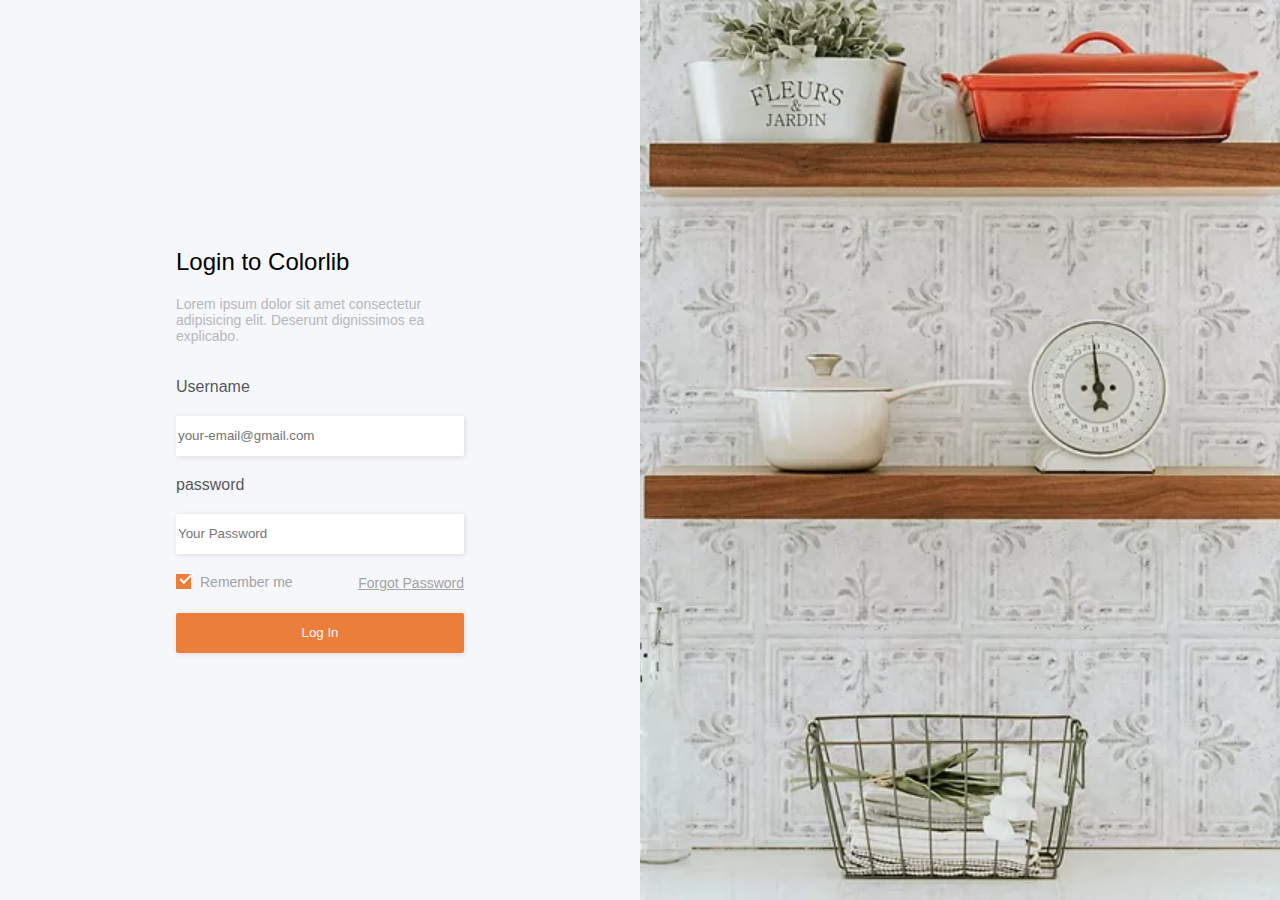
<file: q1/index.html>
<html lang="en">
<head>
    <meta charset="UTF-8">
    <meta http-equiv="X-UA-Compatible" content="IE=edge">
    <meta name="viewport" content="width=device-width, initial-scale=1.0">
    <link rel="stylesheet" href="style.css">
    <title>Document</title>
</head>
<body>
    <div class="container">
        <div class="left">
            <div class="form">
                   <h2>Login to Colorlib</h2>
                   <p>Lorem ipsum dolor sit amet consectetur adipisicing elit. Deserunt dignissimos ea explicabo.
                   </p>
                   <label for="username">Username</label>
                   <input type="email" id="username" placeholder="your-email@gmail.com" required>
                   <label for="password">password</label>
                   <input type="password" id="password" placeholder="Your Password" required>
                   <div class="rm">
                        <label class="main">Remember me
                            <input type="checkbox" checked="checked">
                            <span class="geekmark"></span>
                        </label>
                        <a>Forgot Password</a>
                   </div>
                   <button type="submit">Log In</button>
           </div>
        </div>
        <div class="right">
           
        </div>
    </div>
   
</body>
</html>
</file>
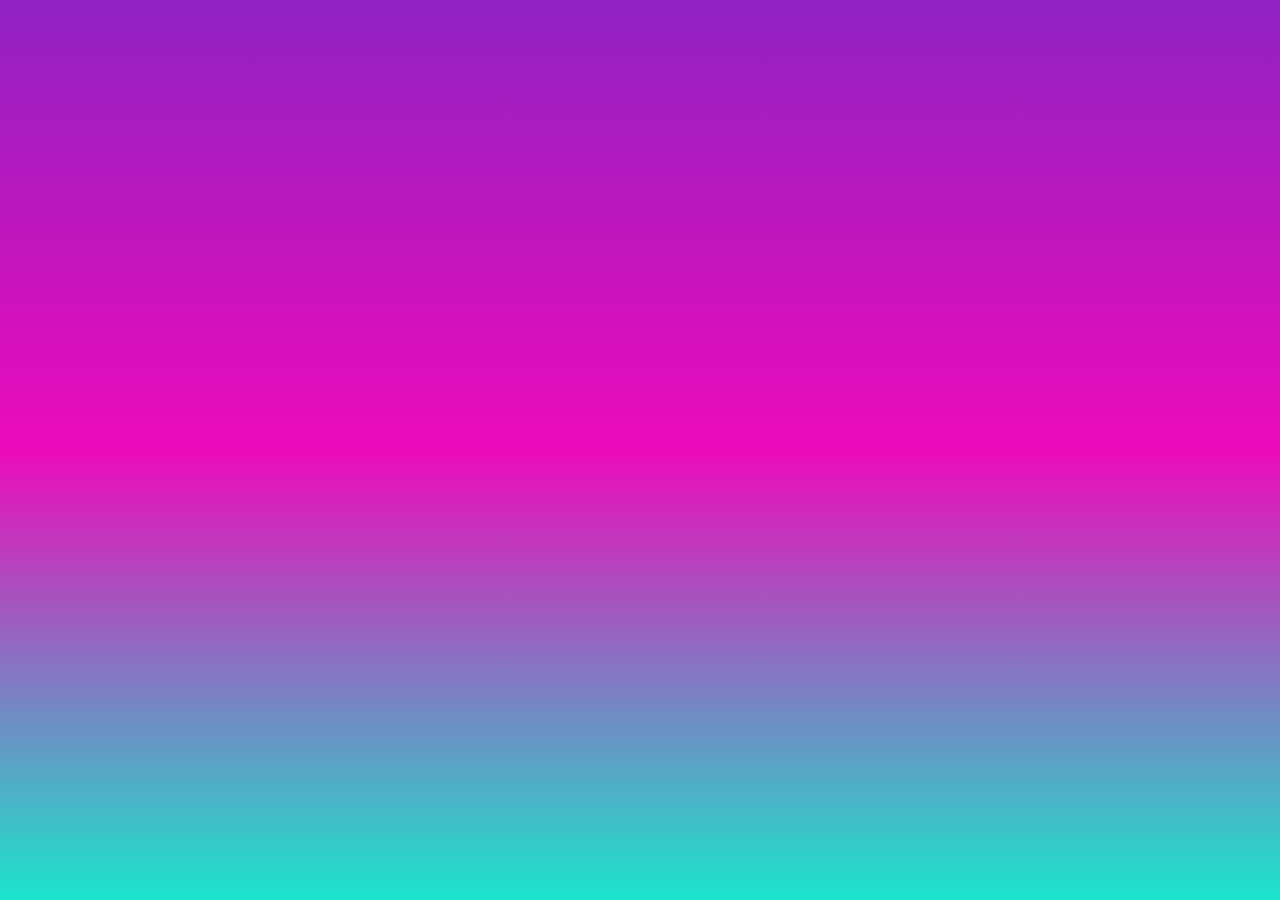
<file: q3/index.html>
<html lang="en">
<head>
    <meta charset="UTF-8">
    <meta http-equiv="X-UA-Compatible" content="IE=edge">
    <meta name="viewport" content="width=device-width, initial-scale=1.0">
    <link rel="stylesheet" href="style.css">
    <script src="main.js"></script>
    <title>Document</title>
</head>
<body onload="get()">
    <div class="container" id="container">
        <div class="title">
            Welcome <span id="un"></span>!
        </div>
        <div class="info">
            </span><p>Your password is</p> <span id="pass"></span>
        </div>
    </div>
</body>
</html>
</file>
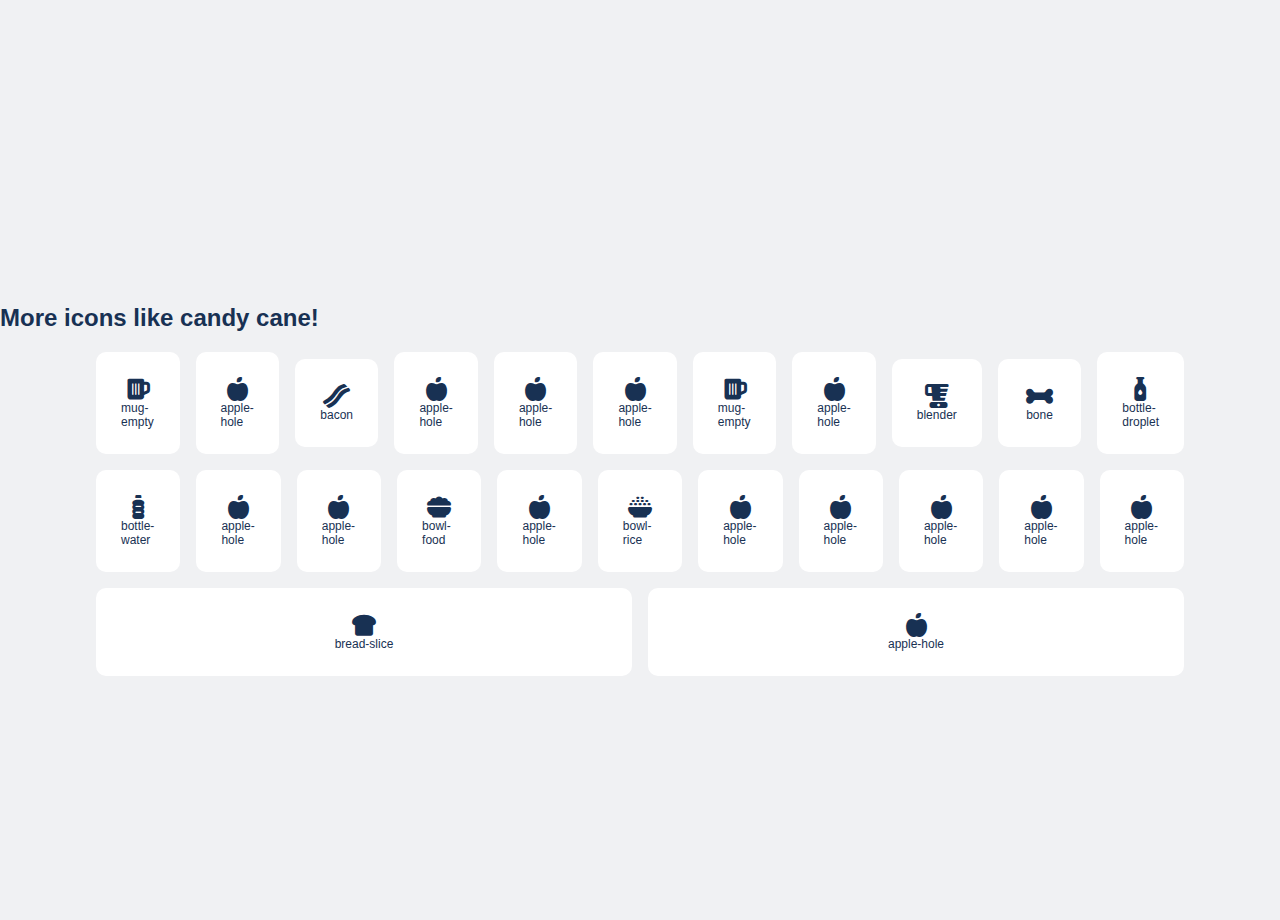
<file: q4/index.html>
<html lang="en">
<head>
    <meta charset="UTF-8">
    <meta http-equiv="X-UA-Compatible" content="IE=edge">
    <link rel="stylesheet" 
    href="https://cdnjs.cloudflare.com/ajax/libs/font-awesome/6.1.1/css/all.min.css">
    <link rel="stylesheet" href="style.css">
    <title>Document</title>
</head>
<body>
    <div class="container">
        <div class ="title">
            <h2>More icons like candy cane!</h2>
        </div>
        
        <div class="box-container">
            <div class="inner-box">
                <i class="fa-solid fa-beer-mug-empty"></i>
                <span>mug-empty</span>
            </div>
            <div class="inner-box">
                <i class="fa-solid fa-apple-whole"></i>
                <span>apple-hole</span>
            </div>
            <div class="inner-box">
                <i class="fa-solid fa-bacon"></i>
                <span>bacon</span>
            </div>
            <div class="inner-box">
                <i class="fa-solid fa-apple-whole"></i>
                <span>apple-hole</span>
            </div>
            <div class="inner-box">
                <i class="fa-solid fa-apple-whole"></i>
                <span>apple-hole</span>
            </div>
            <div class="inner-box">
                <i class="fa-solid fa-apple-whole"></i>
                <span>apple-hole</span>
            </div>
            <div class="inner-box">
                <i class="fa-solid fa-beer-mug-empty"></i>
                <span>mug-empty</span>
            </div>
            <div class="inner-box">
                <i class="fa-solid fa-apple-whole"></i>
                <span>apple-hole</span>
            </div>
            <div class="inner-box">
                <i class="fa-solid fa-blender"></i>
                <span>blender</span>
            </div>
            <div class="inner-box">
                <i class="fa-solid fa-bone"></i>
                <span>bone</span>
            </div>
            <div class="inner-box">
                <i class="fa-solid fa-bottle-droplet"></i>
                <span>bottle-droplet</span>
            </div>
            <div class="inner-box">
                <i class="fa-solid fa-bottle-water"></i>
                <span>bottle-water</span>
            </div>
            <div class="inner-box">
                <i class="fa-solid fa-apple-whole"></i>
                <span>apple-hole</span>
            </div>
            <div class="inner-box">
                <i class="fa-solid fa-apple-whole"></i>
                <span>apple-hole</span>
            </div>
            <div class="inner-box">
                <i class="fa-solid fa-bowl-food"></i>
                <span>bowl-food</span>
            </div>
            <div class="inner-box">
                <i class="fa-solid fa-apple-whole"></i>
                <span>apple-hole</span>
            </div>
            <div class="inner-box">
                <i class="fa-solid fa-bowl-rice"></i>
                <span>bowl-rice</span>
            </div>
            <div class="inner-box">
                <i class="fa-solid fa-apple-whole"></i>
                <span>apple-hole</span>
            </div>
            <div class="inner-box">
                <i class="fa-solid fa-apple-whole"></i>
                <span>apple-hole</span>
            </div>
            <div class="inner-box">
                <i class="fa-solid fa-apple-whole"></i>
                <span>apple-hole</span>
            </div>
            <div class="inner-box">
                <i class="fa-solid fa-apple-whole"></i>
                <span>apple-hole</span>
            </div>
            <div class="inner-box">
                <i class="fa-solid fa-apple-whole"></i>
                <span>apple-hole</span>
            </div>
            <div class="inner-box">
                <i class="fa-solid fa-bread-slice"></i>
                <span>bread-slice</span>
            </div>
            <div class="inner-box">
                <i class="fa-solid fa-apple-whole"></i>
                <span>apple-hole</span>
            </div>
            
        </div>
    </div>
</body>
</html>
</file>
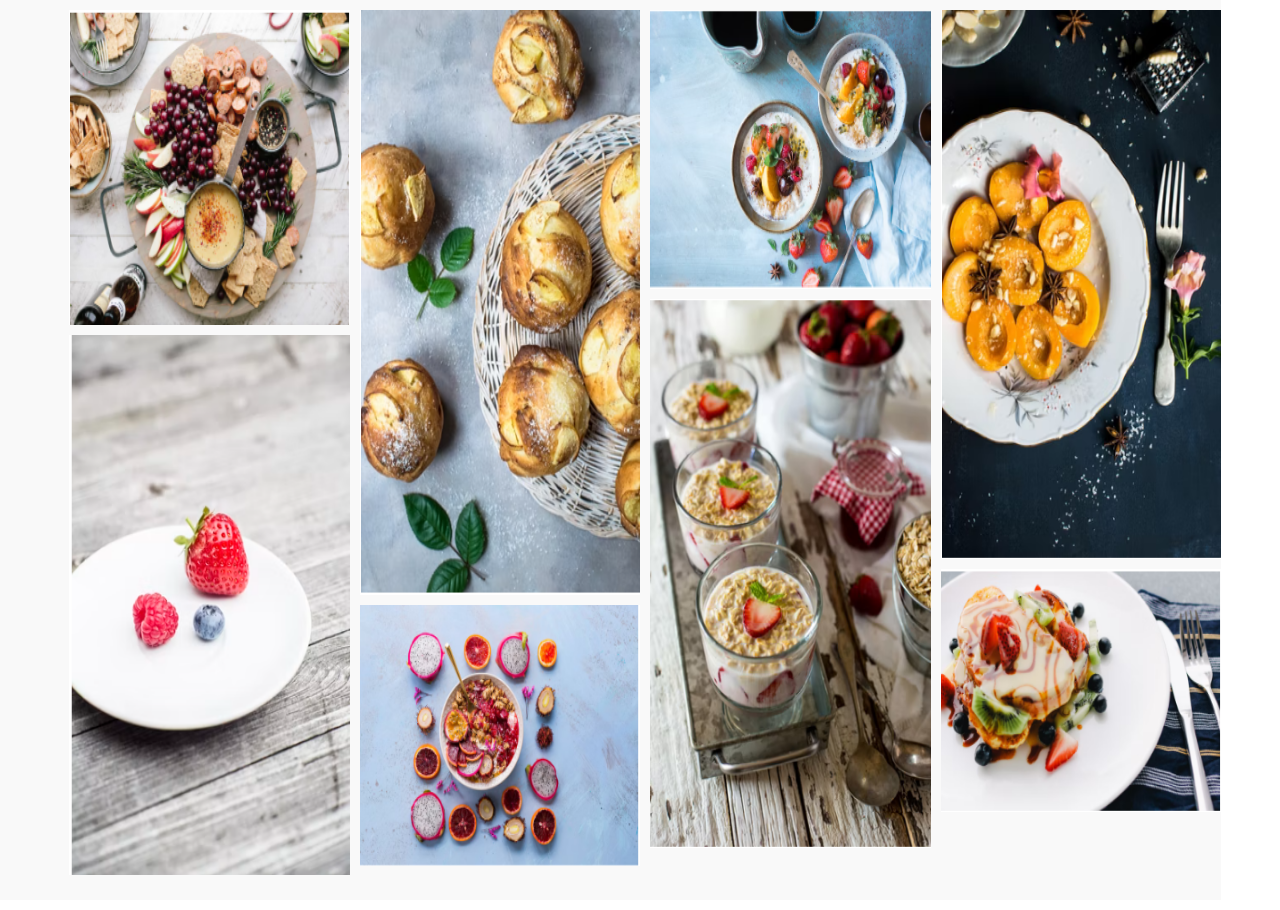
<file: q9/index.html>
<html lang="en">
<head>
    <meta charset="UTF-8">
    <meta http-equiv="X-UA-Compatible" content="IE=edge">
    <meta name="viewport" content="width=device-width, initial-scale=1.0">
    <link rel="stylesheet" href="style.css">
    <title>Document</title>
</head>
<body>
    <div class="container">
        <div class="cl1 cl">
            <img src="images/1.PNG" class="first-top">
            <img src="images/2.PNG" class="first-end">
        </div>
        <div class="cl2 cl">
            <img src="images/3.PNG" class="second-top">
            <img src="images/4.PNG" class="second-end">
        </div>
        <div class="cl3 cl">
            <img src="images/5.PNG" class="third-top">
            <img src="images/6.PNG" class="third-end">
        </div>
        <div class="cl4 cl">
            <img src="images/7.PNG" class="furth-top">
            <img src="images/8.PNG" class="furth-end">
        </div>

    </div>
</body>
</html>
</file>
<file: q1/style.css>
html, body{
    padding: 0;
    margin: 0;
    box-sizing: border-box;
    font-family: "cera-round-pro", "Helvetica Neue", Helvetica, Arial, sans-serif;
}

.container{
    display: flex;
}

.right{
    flex:1;
    background-image: url("images/bcq1.webp");
    background-size: cover;
    background-position: center;
    background-repeat: no-repeat;
    height: 100vh;
}

.left{
    flex: 1;
    height: 100vh;
    display: flex;
    align-items: center;
    justify-content: center;
    background-color: #F5F7FB;
}


.form{
    width: 45%;
    display: flex;
    flex-direction: column;
    justify-content: left;
    row-gap: 20px;
}

#username, #password, button{
    height: 40px;
    border: none;
    border-radius: 2px;
    box-shadow: 1px 1px  5px 0 rgb(221, 219, 219);
}

h2{
    font-weight: normal;
    margin: 0;
}

p{
    font-size: 14px;
    color: #b7b7bb;
    margin-top: 0;
}

button{
    background-color: #EC7E3C;
    color: #F5F7FB;
    transition-duration: 0.4s;
}
  
button:hover {
    background-color: #62c865; 
    color: white;
}

label {
    color: #58575C;
}

.rm {
    font-size: 14px;
    color: #a3a3a5;
    display: flex;
    flex-wrap: wrap;
    justify-content: center;
    align-items: center;
}
.rm label{
    color: #a3a3a5;
}
.rm a{
   margin-left: auto;
   text-decoration: underline;
   color:  #a3a3a5;
}


.main {
    display: flex;
    position: relative;
    padding-left: 24px;
    cursor: pointer;
}
  
/* Hide the default checkbox */
input[type=checkbox] {
    visibility: hidden;
}
  /* Creating a custom checkbox
        based on demand */
        .geekmark {
            position: absolute;
            top: 0;
            left: 0;
            height: 15px;
            width: 15px;
            background-color: rgb(220, 212, 212);
        }
         
        .main input:checked ~ .geekmark {
            background-color: #EC7E3C;
        }
          
        /* Checkmark to be shown in checkbox */
        /* It is not be shown when not checked */
        .geekmark:after {
            content: "";
            position: absolute;
            display: none;
        }
        /* Display checkmark when checked */
        .main input:checked ~ .geekmark:after {
            display: block;
        }
        /* Styling the checkmark using webkit */
        /* Rotated the rectangle by 45 degree and 
        showing only two border to make it look
        like a tickmark */
        .main .geekmark:after {
            left: 8px;
            bottom: 5px;
            width: 4px;
            height: 13px;
            border: solid white;
            border-width: 0 2px 2px 0;
            -webkit-transform: rotate(45deg);
            -ms-transform: rotate(45deg);
            transform: rotate(45deg);
        }
</file>
<file: q3/style.css>
body, html{
    margin: 0;
    padding: 0;
    display: flex;
    align-items: center;
   justify-content: center;
   background-image: linear-gradient(#9022c3, #ec0bba,#1be5cb );
}
.container{
    display: flex;
    justify-content: center;
    align-items: center;
    flex-direction: column;
    border-top-left-radius: 20px; 
    border-top-right-radius: 20px;
    width: 300px; 
    border-radius: 20px;
    background-color: white;
    visibility: hidden;
    box-shadow: 1px 1px 4px 1px rgb(122, 120, 120);
}
.title{
    font-size: 32px;
    height: 85px;
    width: 100%;
    background-color: forestgreen;
    color: white;
    border-top-left-radius: 20px; 
    border-top-right-radius: 20px; 
    text-align: center;
    padding-top: 32px;
}

.info{
    display: flex;
    align-items:center;
    justify-content:start;
    flex-direction: column;
    transition: 5s;
    width: 90%;
    margin-left: 15px;
    height: 120px;
    margin-top: 30px;
    font-size: 18px;

}
</file>
<file: q4/style.css>
html,
body {
  padding: 0;
  margin: 0;
  box-sizing: border-box;
  font-family: "cera-round-pro", "Helvetica Neue", Helvetica, Arial, sans-serif;
  
}

.container {
 
  display: flex;
  flex-direction: column;
  width: 100vw;
  height: 100vh;
  align-items: center;
  justify-content: center;
  background-color: #F0F1F3;
  padding-top: 20px;
}

.box-container {
  background-color: rgb(255, 253, 253);
  display: flex;
  justify-content: center;
  align-items: center;
  flex-wrap: wrap;
  column-gap: 16px;
  row-gap: 16px;
  background-color: blueviolet;
  width: 85%;
  align-self: center;
  justify-self: center;
  background-color: #F0F1F3;
  

}

.title {
    margin-top: 20px;
    align-self: flex-start;
    color: #183153;
}
.fa-solid {
    font-size: 24px;
    
  }

span{
    font-size: 12px;
}
.inner-box {
  flex: 1;
  padding: 25px;
  display: flex;
  flex-direction: column;
  align-items: center;
  justify-content: center;
  border-radius: 10px;
  background-color: #FFFFFF;
  color: #183153;
}



@media (min-width: 1400px) {
  .inner-box {
    flex: 1 1 11%;
    height: auto;
    padding: 15px 0; 
  }
  .fa-solid {
    font-size: 32px;
    margin: 20px 10px 0 10px;
  }

  span{
      margin: 20px 0 20px 0; 
  }

  .box-container{
      margin-bottom: 150px;
      padding: 0;  
  }

  .container{
    align-items: flex-end;
  }

  .title{
      margin: 30px 0;
      width: 85%;
      justify-self: center;
      align-self: center;
  }
}
</file>
<file: q9/style.css>
html, body{
    padding: 0;
    margin: 0;
    width: 100vw;
    height: 100vh;
    box-sizing: border-box;
    overflow: hidden;
}

.container{
    display: flex;
    flex-direction: row;
    column-gap: 10px;
    width: 90vw;
    height: 100vh;
    background: #f9f9f9;
    padding: 10px 0 0 69px;
    
}

.cl{
    display: flex;
    flex-direction: column;
    row-gap: 10px;
    flex: 1 1 23vw;
}

img{
    width: 100%;
}

.first-top {
    height: 35vh; 
}
.first-end{
    height: 60vh;
}

.second-top{
    height: 65vh;
}
.second-end{
    height: 29vh;
}
.third-top{
    height:31vh;
}
.third-end{
    height: 61vh;
}

.furth-top{
    height: 61vh;
}

.furth-end{
    height: 27vh;
}
</file>
